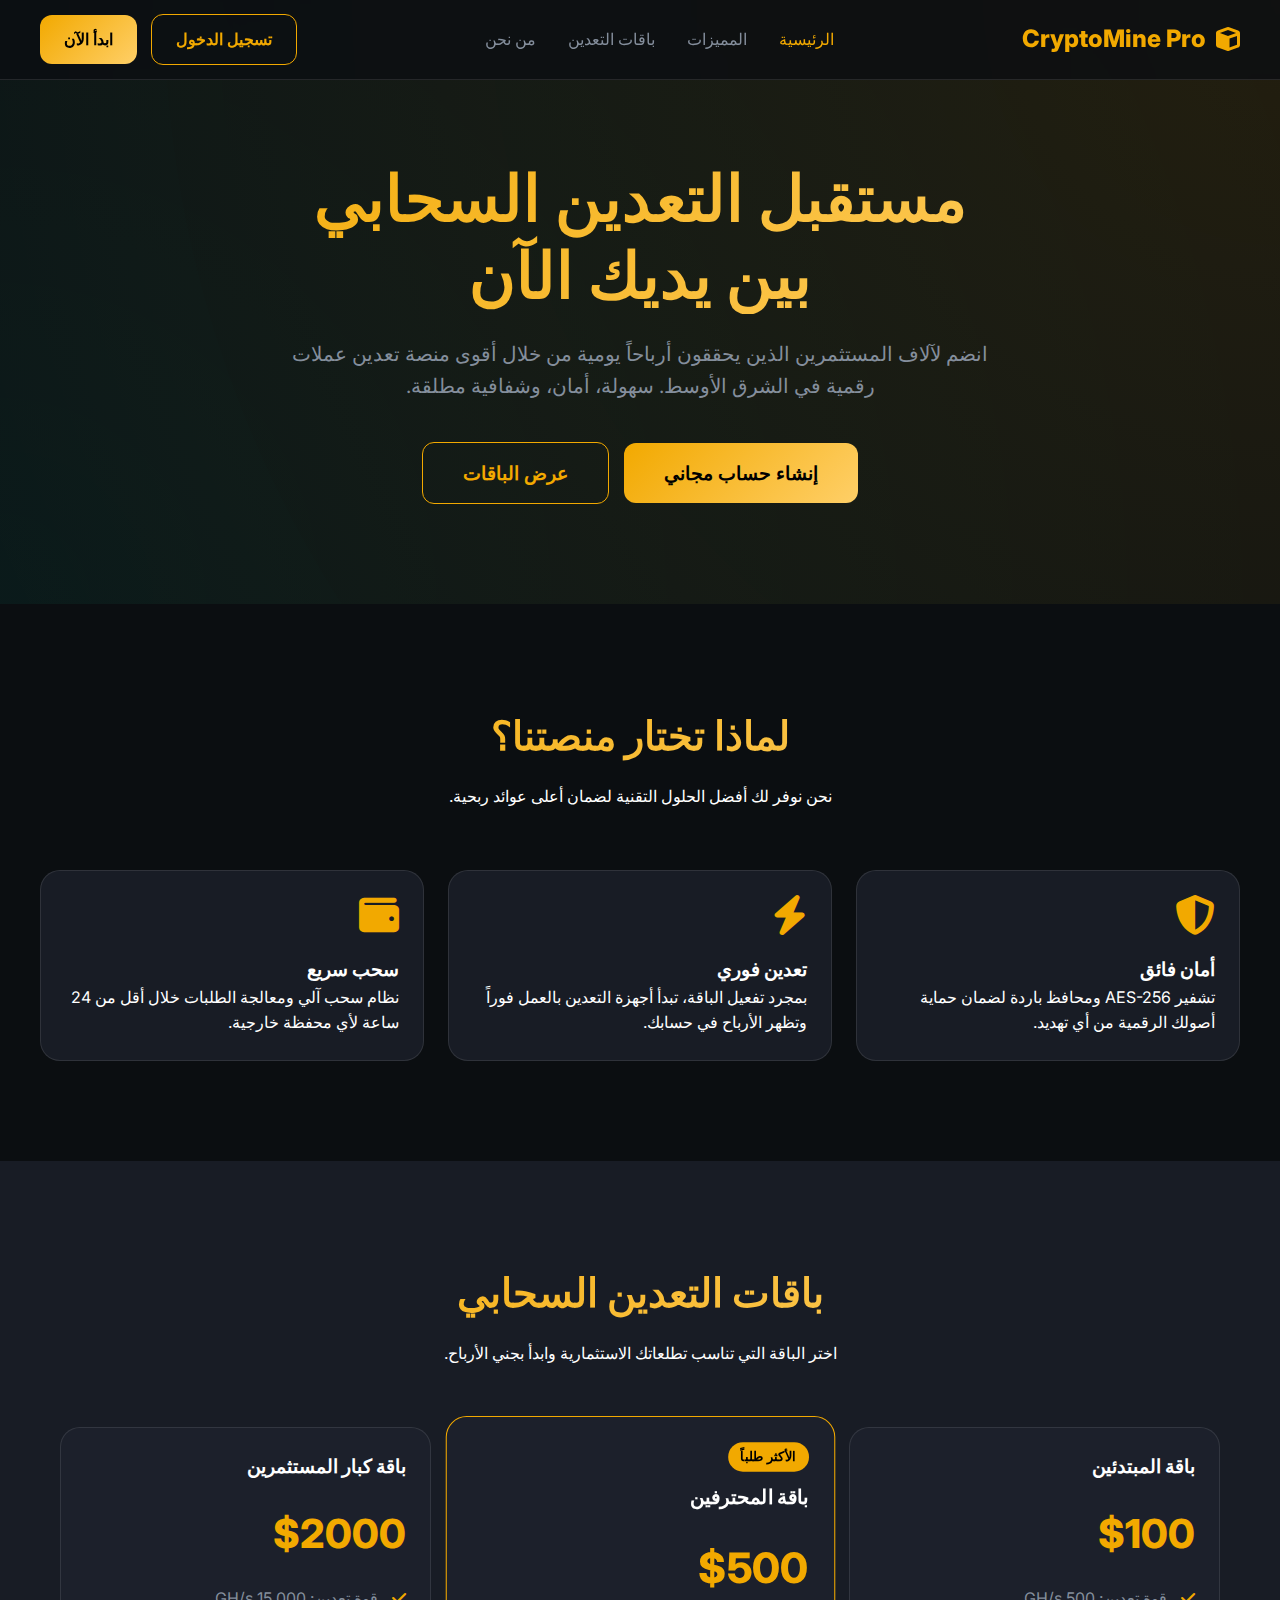
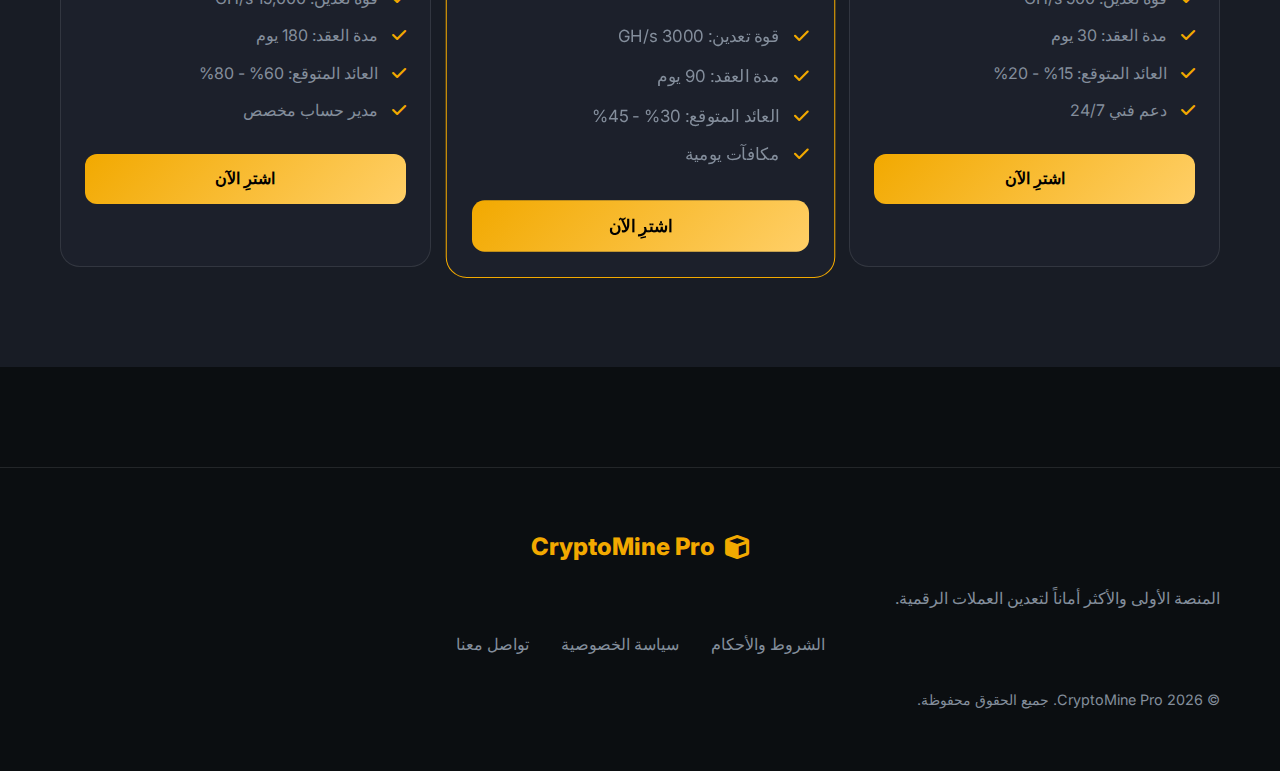
<file: index.html>
<!DOCTYPE html>
<html lang="ar" dir="rtl">
<head>
    <meta charset="UTF-8">
    <meta name="viewport" content="width=device-width, initial-scale=1.0">
    <title>CryptoMine Pro | منصة التعدين الرقمي المتطورة</title>
    <link rel="stylesheet" href="style.css">
    <link rel="stylesheet" href="https://cdnjs.cloudflare.com/ajax/libs/font-awesome/6.4.0/css/all.min.css">
    <link href="https://fonts.googleapis.com/css2?family=Cairo:wght@400;600;700;800&family=Inter:wght@400;600;700&display=swap" rel="stylesheet">
    <style>
        body { font-family: 'Cairo', sans-serif; }
        .hero {
            padding: 160px 0 100px;
            text-align: center;
            background: radial-gradient(circle at top right, rgba(242, 169, 0, 0.1), transparent),
                        radial-gradient(circle at bottom left, rgba(0, 255, 204, 0.05), transparent);
        }
        .hero h1 { font-size: 4rem; margin-bottom: 24px; line-height: 1.2; }
        .hero p { font-size: 1.25rem; color: var(--text-muted); max-width: 700px; margin: 0 auto 40px; }
        
        .section-title { text-align: center; margin-bottom: 60px; }
        .section-title h2 { font-size: 2.5rem; margin-bottom: 16px; }
        
        .feature-card i { font-size: 2.5rem; color: var(--primary); margin-bottom: 20px; }
        
        .plan-price { font-size: 2.5rem; font-weight: 800; margin: 20px 0; color: var(--primary); }
        .plan-features { list-style: none; margin-bottom: 30px; text-align: right; padding-right: 0; }
        .plan-features li { margin-bottom: 12px; color: var(--text-muted); }
        .plan-features li i { color: var(--primary); margin-left: 10px; }
    </style>
</head>
<body>

    <nav>
        <div class="logo">
            <i class="fas fa-cube"></i>
            <span>CryptoMine Pro</span>
        </div>
        <div class="nav-links">
            <a href="#" class="active">الرئيسية</a>
            <a href="#features">المميزات</a>
            <a href="#plans">باقات التعدين</a>
            <a href="#about">من نحن</a>
        </div>
        <div>
            <a href="auth.html" class="btn btn-outline" style="margin-left: 10px;">تسجيل الدخول</a>
            <a href="auth.html?signup=true" class="btn btn-primary">ابدأ الآن</a>
        </div>
    </nav>

    <header class="hero">
        <div class="container animate-fade-in">
            <h1 class="text-gold">مستقبل التعدين السحابي <br> بين يديك الآن</h1>
            <p>انضم لآلاف المستثمرين الذين يحققون أرباحاً يومية من خلال أقوى منصة تعدين عملات رقمية في الشرق الأوسط. سهولة، أمان، وشفافية مطلقة.</p>
            <div class="flex-center gap-20">
                <a href="auth.html?signup=true" class="btn btn-primary btn-lg" style="font-size: 1.2rem; padding: 15px 40px;">إنشاء حساب مجاني</a>
                <a href="#plans" class="btn btn-outline btn-lg" style="margin-right: 15px; font-size: 1.2rem; padding: 15px 40px;">عرض الباقات</a>
            </div>
        </div>
    </header>

    <section id="features" class="container" style="padding: 100px 0;">
        <div class="section-title">
            <h2 class="text-gold">لماذا تختار منصتنا؟</h2>
            <p>نحن نوفر لك أفضل الحلول التقنية لضمان أعلى عوائد ربحية.</p>
        </div>
        <div class="grid-3">
            <div class="glass-card feature-card">
                <i class="fas fa-shield-halved"></i>
                <h3>أمان فائق</h3>
                <p>تشفير AES-256 ومحافظ باردة لضمان حماية أصولك الرقمية من أي تهديد.</p>
            </div>
            <div class="glass-card feature-card">
                <i class="fas fa-bolt"></i>
                <h3>تعدين فوري</h3>
                <p>بمجرد تفعيل الباقة، تبدأ أجهزة التعدين بالعمل فوراً وتظهر الأرباح في حسابك.</p>
            </div>
            <div class="glass-card feature-card">
                <i class="fas fa-wallet"></i>
                <h3>سحب سريع</h3>
                <p>نظام سحب آلي ومعالجة الطلبات خلال أقل من 24 ساعة لأي محفظة خارجية.</p>
            </div>
        </div>
    </section>

    <section id="plans" style="background: var(--bg-card); padding: 100px 0;">
        <div class="container">
            <div class="section-title">
                <h2 class="text-gold">باقات التعدين السحابي</h2>
                <p>اختر الباقة التي تناسب تطلعاتك الاستثمارية وابدأ بجني الأرباح.</p>
            </div>
            <div class="grid-3">
                <!-- Plan 1 -->
                <div class="glass-card text-center">
                    <h3>باقة المبتدئين</h3>
                    <div class="plan-price">$100</div>
                    <ul class="plan-features">
                        <li><i class="fas fa-check"></i> قوة تعدين: 500 GH/s</li>
                        <li><i class="fas fa-check"></i> مدة العقد: 30 يوم</li>
                        <li><i class="fas fa-check"></i> العائد المتوقع: 15% - 20%</li>
                        <li><i class="fas fa-check"></i> دعم فني 24/7</li>
                    </ul>
                    <a href="auth.html" class="btn btn-primary w-100" style="width: 100%;">اشترِ الآن</a>
                </div>
                <!-- Plan 2 -->
                <div class="glass-card text-center" style="border-color: var(--primary); transform: scale(1.05);">
                    <div style="background: var(--primary); color: #000; display: inline-block; padding: 4px 12px; border-radius: 20px; font-size: 0.8rem; font-weight: bold; margin-bottom: 10px;">الأكثر طلباً</div>
                    <h3>باقة المحترفين</h3>
                    <div class="plan-price">$500</div>
                    <ul class="plan-features">
                        <li><i class="fas fa-check"></i> قوة تعدين: 3000 GH/s</li>
                        <li><i class="fas fa-check"></i> مدة العقد: 90 يوم</li>
                        <li><i class="fas fa-check"></i> العائد المتوقع: 30% - 45%</li>
                        <li><i class="fas fa-check"></i> مكافآت يومية</li>
                    </ul>
                    <a href="auth.html" class="btn btn-primary w-100" style="width: 100%;">اشترِ الآن</a>
                </div>
                <!-- Plan 3 -->
                <div class="glass-card text-center">
                    <h3>باقة كبار المستثمرين</h3>
                    <div class="plan-price">$2000</div>
                    <ul class="plan-features">
                        <li><i class="fas fa-check"></i> قوة تعدين: 15,000 GH/s</li>
                        <li><i class="fas fa-check"></i> مدة العقد: 180 يوم</li>
                        <li><i class="fas fa-check"></i> العائد المتوقع: 60% - 80%</li>
                        <li><i class="fas fa-check"></i> مدير حساب مخصص</li>
                    </ul>
                    <a href="auth.html" class="btn btn-primary w-100" style="width: 100%;">اشترِ الآن</a>
                </div>
            </div>
        </div>
    </section>

    <footer style="padding: 60px 0; border-top: 1px solid var(--border-color); margin-top: 100px;">
        <div class="container text-center">
            <div class="logo" style="justify-content: center; margin-bottom: 20px;">
                <i class="fas fa-cube"></i>
                <span>CryptoMine Pro</span>
            </div>
            <p style="color: var(--text-muted); margin-bottom: 20px;">المنصة الأولى والأكثر أماناً لتعدين العملات الرقمية.</p>
            <div class="nav-links" style="justify-content: center; margin-bottom: 30px;">
                <a href="#">الشروط والأحكام</a>
                <a href="#">سياسة الخصوصية</a>
                <a href="#">تواصل معنا</a>
            </div>
            <p style="font-size: 0.9rem; color: var(--text-muted);">© 2026 CryptoMine Pro. جميع الحقوق محفوظة.</p>
        </div>
    </footer>

</body>
</html>
</file>
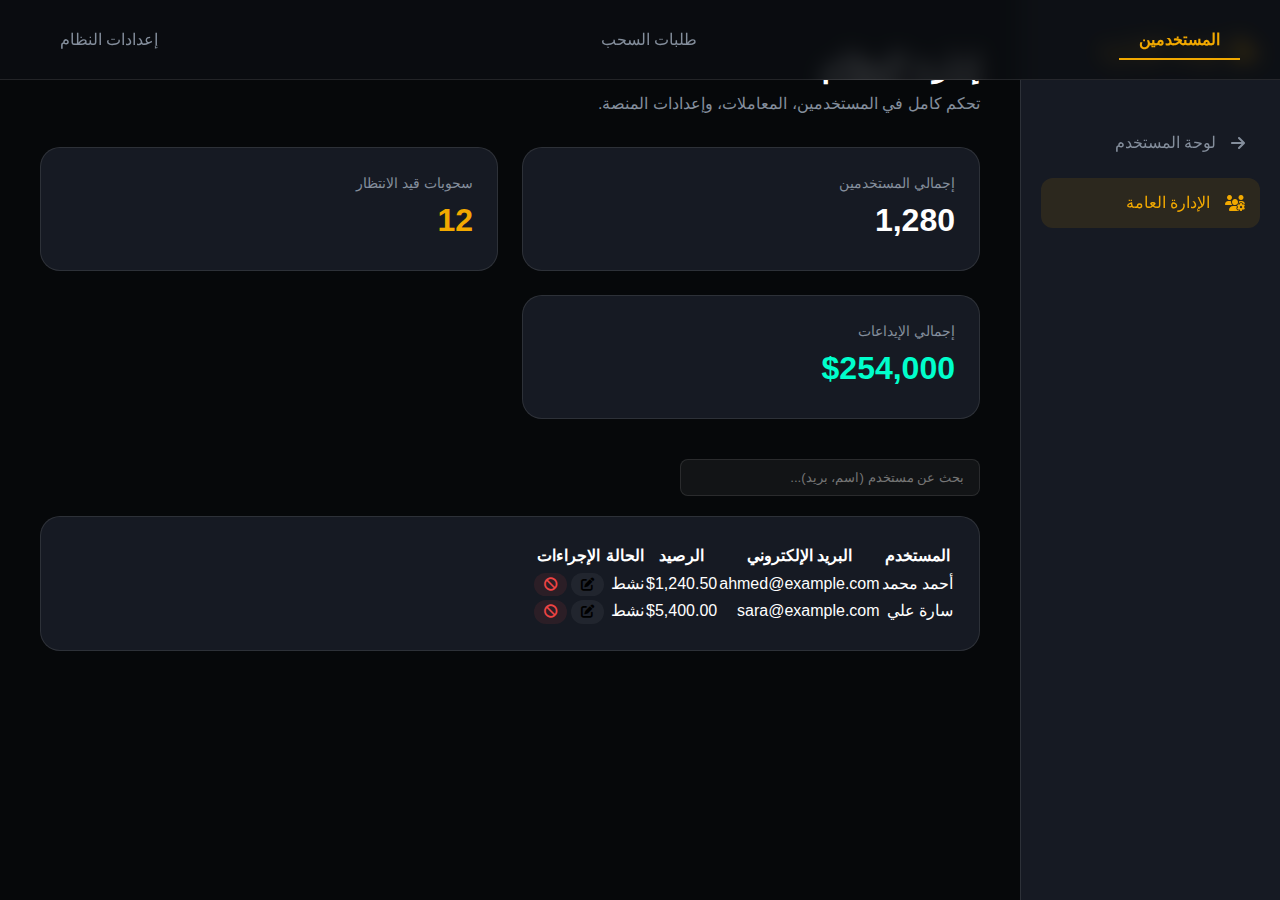
<file: admin.html>
<!DOCTYPE html>
<html lang="ar" dir="rtl">

<head>
    <meta charset="UTF-8">
    <meta name="viewport" content="width=device-width, initial-scale=1.0">
    <title>لوحة الإدارة | CryptoMine Pro</title>
    <link rel="stylesheet" href="style.css">
    <link rel="stylesheet" href="https://cdnjs.cloudflare.com/ajax/libs/font-awesome/6.4.0/css/all.min.css">
    <link href="https://fonts.googleapis.com/css2?family=Cairo:wght@400;600;700;800&display=swap" rel="stylesheet">
    <style>
        body {
            font-family: 'Cairo', sans-serif;
            display: flex;
            background: #06080a;
        }

        .sidebar {
            width: 260px;
            height: 100vh;
            background: var(--bg-card);
            border-left: 1px solid var(--border-color);
            padding: 30px 20px;
            position: fixed;
            right: 0;
            top: 0;
        }

        .main-content {
            margin-right: 260px;
            padding: 40px;
            width: calc(100% - 260px);
        }

        .admin-stat {
            background: rgba(255, 255, 255, 0.02);
            border: 1px solid var(--border-color);
        }

        .tab-nav {
            display: flex;
            gap: 20px;
            border-bottom: 1px solid var(--border-color);
            margin-bottom: 30px;
        }

        .tab-nav button {
            background: none;
            border: none;
            padding: 10px 20px;
            color: var(--text-muted);
            cursor: pointer;
            font-size: 1rem;
            position: relative;
        }

        .tab-nav button.active {
            color: var(--primary);
            font-weight: bold;
        }

        .tab-nav button.active::after {
            content: '';
            position: absolute;
            bottom: -1px;
            left: 0;
            right: 0;
            height: 2px;
            background: var(--primary);
        }

        .search-bar {
            width: 300px;
            padding: 10px 15px;
            background: rgba(255, 255, 255, 0.05);
            border: 1px solid var(--border-color);
            border-radius: 8px;
            color: #fff;
            margin-bottom: 20px;
        }
    </style>
</head>

<body>

    <aside class="sidebar">
        <div class="sidebar-logo"
            style="display: flex; align-items: center; gap: 10px; color: var(--primary); font-size: 1.5rem; font-weight: 800; margin-bottom: 50px;">
            <i class="fas fa-user-shield"></i>
            <span>لوحة الإدارة</span>
        </div>
        <ul class="sidebar-menu" style="list-style: none;">
            <li style="margin-bottom: 10px;"><a href="dashboard.html"
                    style="display: flex; align-items: center; gap: 15px; padding: 12px 15px; color: var(--text-muted); text-decoration: none; border-radius: 12px;"><i
                        class="fas fa-arrow-right"></i> لوحة المستخدم</a></li>
            <li style="margin-bottom: 10px;"><a href="#" class="active"
                    style="display: flex; align-items: center; gap: 15px; padding: 12px 15px; background: rgba(242, 169, 0, 0.1); color: var(--primary); text-decoration: none; border-radius: 12px;"><i
                        class="fas fa-users-cog"></i> الإدارة العامة</a></li>
        </ul>
    </aside>

    <main class="main-content">
        <h1>إدارة النظام</h1>
        <p style="color: var(--text-muted);">تحكم كامل في المستخدمين، المعاملات، وإعدادات المنصة.</p>

        <div class="grid-3" style="margin-top: 30px; margin-bottom: 40px;">
            <div class="glass-card">
                <div style="color: var(--text-muted); font-size: 0.9rem;">إجمالي المستخدمين</div>
                <div style="font-size: 2rem; font-weight: 800;">1,280</div>
            </div>
            <div class="glass-card">
                <div style="color: var(--text-muted); font-size: 0.9rem;">سحوبات قيد الانتظار</div>
                <div style="font-size: 2rem; font-weight: 800; color: var(--primary);">12</div>
            </div>
            <div class="glass-card">
                <div style="color: var(--text-muted); font-size: 0.9rem;">إجمالي الإيداعات</div>
                <div style="font-size: 2rem; font-weight: 800; color: #00ffcc;">$254,000</div>
            </div>
        </div>

        <nav class="tab-nav">
            <button class="active" onclick="switchTab('users')">المستخدمين</button>
            <button onclick="switchTab('withdrawals')">طلبات السحب</button>
            <button onclick="switchTab('settings')">إعدادات النظام</button>
        </nav>

        <div id="users-tab">
            <input type="text" class="search-bar" placeholder="بحث عن مستخدم (اسم، بريد)...">
            <div class="glass-card container-table">
                <table>
                    <thead>
                        <tr>
                            <th>المستخدم</th>
                            <th>البريد الإلكتروني</th>
                            <th>الرصيد</th>
                            <th>الحالة</th>
                            <th>الإجراءات</th>
                        </tr>
                    </thead>
                    <tbody>
                        <tr>
                            <td>أحمد محمد</td>
                            <td>ahmed@example.com</td>
                            <td>$1,240.50</td>
                            <td><span class="status status-completed">نشط</span></td>
                            <td>
                                <button class="btn" style="padding: 5px 10px; background: rgba(255,255,255,0.05);"><i
                                        class="fas fa-edit"></i></button>
                                <button class="btn"
                                    style="padding: 5px 10px; background: rgba(239, 68, 68, 0.1); color: #ef4444;"><i
                                        class="fas fa-ban"></i></button>
                            </td>
                        </tr>
                        <tr>
                            <td>سارة علي</td>
                            <td>sara@example.com</td>
                            <td>$5,400.00</td>
                            <td><span class="status status-completed">نشط</span></td>
                            <td>
                                <button class="btn" style="padding: 5px 10px; background: rgba(255,255,255,0.05);"><i
                                        class="fas fa-edit"></i></button>
                                <button class="btn"
                                    style="padding: 5px 10px; background: rgba(239, 68, 68, 0.1); color: #ef4444;"><i
                                        class="fas fa-ban"></i></button>
                            </td>
                        </tr>
                    </tbody>
                </table>
            </div>
        </div>

        <div id="withdrawals-tab" style="display: none;">
            <div class="glass-card container-table">
                <table>
                    <thead>
                        <tr>
                            <th>المستخدم</th>
                            <th>المبلغ</th>
                            <th>المحفظة</th>
                            <th>التاريخ</th>
                            <th>الإجراء</th>
                        </tr>
                    </thead>
                    <tbody>
                        <tr>
                            <td>أحمد محمد</td>
                            <td>$200.00 USDT</td>
                            <td>T9yD...78zX2</td>
                            <td>2026-01-08</td>
                            <td>
                                <button class="btn"
                                    style="padding: 5px 12px; background: #00ffcc; color: #000; font-weight: bold;">موافقة</button>
                                <button class="btn"
                                    style="padding: 5px 12px; background: #ef4444; color: #fff;">رفض</button>
                            </td>
                        </tr>
                    </tbody>
                </table>
            </div>
        </div>

        <div id="settings-tab" style="display: none;">
            <div class="glass-card" style="max-width: 600px;">
                <div class="input-group">
                    <label>الحد الأدنى للسحب (USDT)</label>
                    <input type="number" value="10">
                </div>
                <div class="input-group">
                    <label>رسوم السحب (%)</label>
                    <input type="number" value="2">
                </div>
                <div class="input-group">
                    <label>عنوان محفظة الإيداع للموقع (USDT-TRC20)</label>
                    <input type="text" value="T-YOUR-ADMIN-WALLET-ADDRESS">
                </div>
                <button class="btn btn-primary">حفظ الإعدادات</button>
            </div>
        </div>
    </main>

    <script>
        function switchTab(tab) {
            document.querySelectorAll('.tab-nav button').forEach(btn => btn.classList.remove('active'));
            event.target.classList.add('active');

            document.getElementById('users-tab').style.display = 'none';
            document.getElementById('withdrawals-tab').style.display = 'none';
            document.getElementById('settings-tab').style.display = 'none';

            document.getElementById(tab + '-tab').style.display = 'block';
        }
    </script>
</body>

</html>
</file>
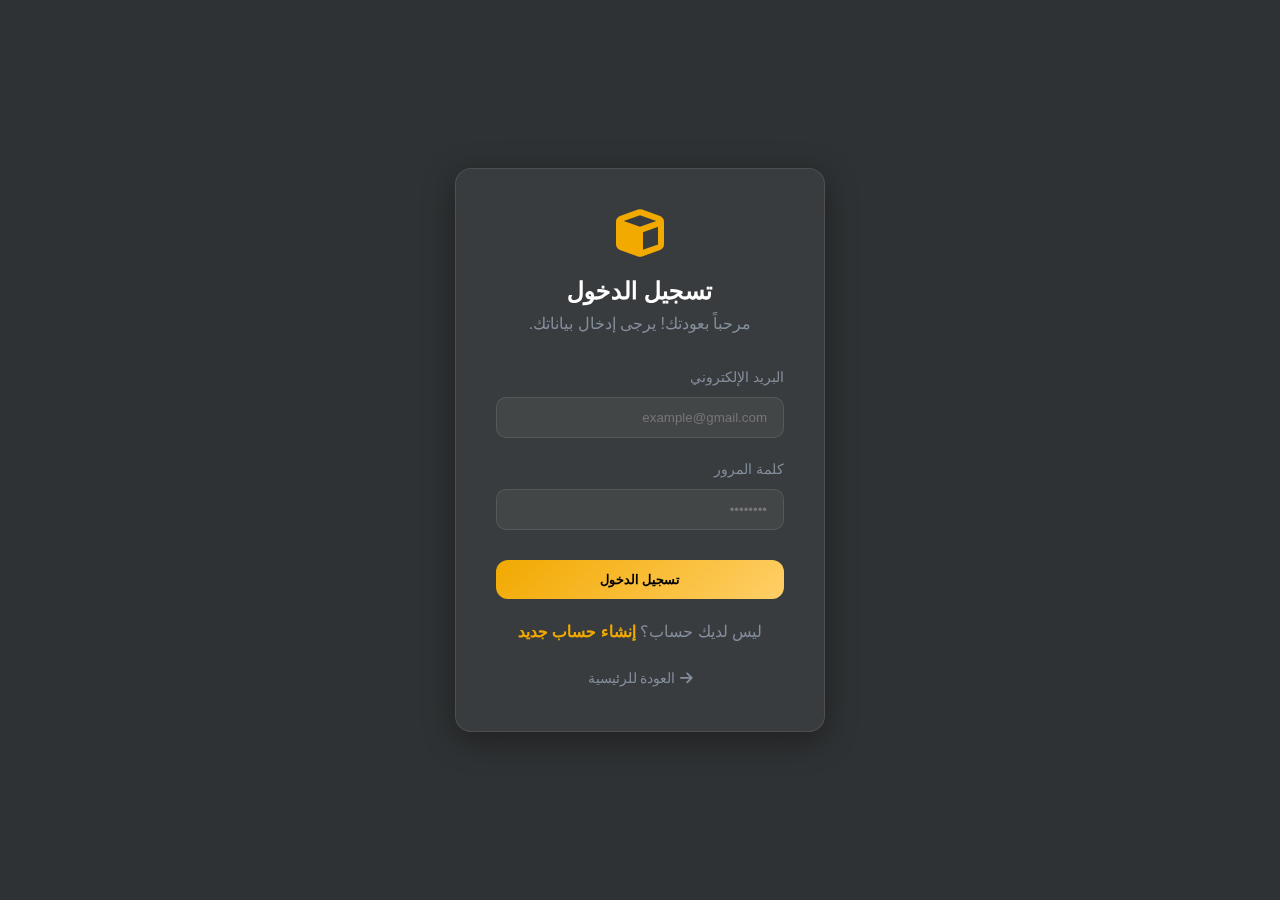
<file: auth.html>
<!DOCTYPE html>
<html lang="ar" dir="rtl">

<head>
    <meta charset="UTF-8">
    <meta name="viewport" content="width=device-width, initial-scale=1.0">
    <title>تسجيل الدخول | CryptoMine Pro</title>
    <link rel="stylesheet" href="style.css">
    <link rel="stylesheet" href="https://cdnjs.cloudflare.com/ajax/libs/font-awesome/6.4.0/css/all.min.css">
    <link href="https://fonts.googleapis.com/css2?family=Cairo:wght@400;600;700;800&display=swap" rel="stylesheet">
    <style>
        body {
            font-family: 'Cairo', sans-serif;
            height: 100vh;
            display: flex;
            align-items: center;
            justify-content: center;
            background: url('https://images.unsplash.com/photo-1639322537228-f710d846310a?auto=format&fit=crop&q=80&w=2000') no-repeat center center/cover;
            position: relative;
        }

        body::before {
            content: '';
            position: absolute;
            inset: 0;
            background: rgba(11, 14, 17, 0.85);
            z-index: 1;
        }

        .auth-container {
            z-index: 2;
            width: 100%;
            max-width: 450px;
            padding: 40px;
        }

        .auth-card {
            padding: 40px;
        }

        .form-group {
            margin-bottom: 20px;
        }

        .form-group label {
            display: block;
            margin-bottom: 8px;
            color: var(--text-muted);
            font-size: 0.9rem;
        }

        .form-group input {
            width: 100%;
            padding: 12px 16px;
            background: rgba(255, 255, 255, 0.05);
            border: 1px solid var(--border-color);
            border-radius: 10px;
            color: #fff;
            outline: none;
            transition: border-color 0.3s;
        }

        .form-group input:focus {
            border-color: var(--primary);
        }

        .auth-header {
            text-align: center;
            margin-bottom: 30px;
        }

        .auth-header i {
            font-size: 3rem;
            color: var(--primary);
            margin-bottom: 15px;
        }

        .toggle-auth {
            text-align: center;
            margin-top: 20px;
            color: var(--text-muted);
        }

        .toggle-auth a {
            color: var(--primary);
            text-decoration: none;
            font-weight: bold;
        }
    </style>
</head>

<body>

    <div class="auth-container animate-fade-in">
        <div class="glass auth-card">
            <div class="auth-header">
                <i class="fas fa-cube"></i>
                <h2 id="auth-title">تسجيل الدخول</h2>
                <p id="auth-subtitle" style="color: var(--text-muted);">مرحباً بعودتك! يرجى إدخال بياناتك.</p>
            </div>

            <form id="auth-form">
                <div class="form-group" id="username-group" style="display: none;">
                    <label>اسم المستخدم</label>
                    <input type="text" id="username" placeholder="أدخل اسم المستخدم">
                </div>
                <div class="form-group">
                    <label>البريد الإلكتروني</label>
                    <input type="email" id="email" placeholder="example@gmail.com" required>
                </div>
                <div class="form-group">
                    <label>كلمة المرور</label>
                    <input type="password" id="password" placeholder="••••••••" required>
                </div>
                <button type="submit" class="btn btn-primary w-100" style="width: 100%; margin-top: 10px;">
                    <span id="btn-text">تسجيل الدخول</span>
                </button>
            </form>

            <div class="toggle-auth">
                <p id="toggle-text">ليس لديك حساب؟ <a href="javascript:void(0)" onclick="toggleAuth()">إنشاء حساب
                        جديد</a></p>
            </div>

            <div style="margin-top: 20px; text-align: center;">
                <a href="index.html" style="color: var(--text-muted); text-decoration: none; font-size: 0.9rem;">
                    <i class="fas fa-arrow-right"></i> العودة للرئيسية
                </a>
            </div>
        </div>
    </div>

    <script>
        let isLogin = true;

        // Check if signup=true in URL
        const urlParams = new URLSearchParams(window.location.search);
        if (urlParams.get('signup') === 'true') {
            setTimeout(toggleAuth, 100);
        }

        function toggleAuth() {
            isLogin = !isLogin;
            const title = document.getElementById('auth-title');
            const subtitle = document.getElementById('auth-subtitle');
            const btnText = document.getElementById('btn-text');
            const toggleText = document.getElementById('toggle-text');
            const usernameGroup = document.getElementById('username-group');

            if (isLogin) {
                title.innerText = 'تسجيل الدخول';
                subtitle.innerText = 'مرحباً بعودتك! يرجى إدخال بياناتك.';
                btnText.innerText = 'تسجيل الدخول';
                toggleText.innerHTML = 'ليس لديك حساب؟ <a href="javascript:void(0)" onclick="toggleAuth()">إنشاء حساب جديد</a>';
                usernameGroup.style.display = 'none';
            } else {
                title.innerText = 'إنشاء حساب جديد';
                subtitle.innerText = 'ابدأ رحلة التعدين الخاصة بك اليوم.';
                btnText.innerText = 'إنشاء الحساب';
                toggleText.innerHTML = 'لديك حساب بالفعل؟ <a href="javascript:void(0)" onclick="toggleAuth()">تسجيل الدخول</a>';
                usernameGroup.style.display = 'block';
            }
        }

        document.getElementById('auth-form').addEventListener('submit', function (e) {
            e.preventDefault();
            // Placeholder logic for now
            alert(isLogin ? 'جاري تسجيل الدخول...' : 'جاري إنشاء الحساب...');
            window.location.href = 'dashboard.html';
        });
    </script>
</body>

</html>
</file>
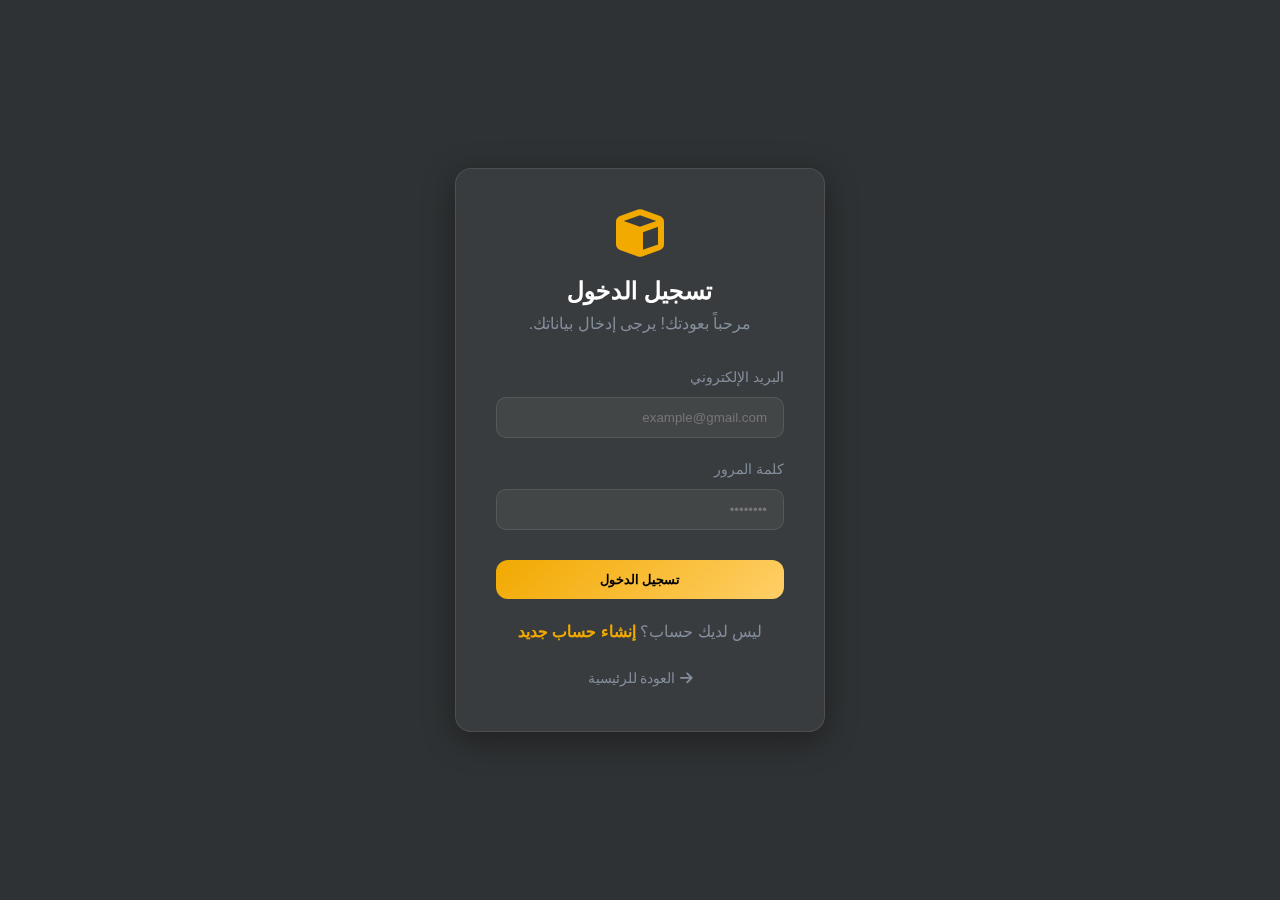
<file: plans.html>
<!DOCTYPE html>
<html lang="ar" dir="rtl">

<head>
    <meta charset="UTF-8">
    <meta name="viewport" content="width=device-width, initial-scale=1.0">
    <title>باقات التعدين | CryptoMine Pro</title>
    <link rel="stylesheet" href="style.css">
    <link rel="stylesheet" href="https://cdnjs.cloudflare.com/ajax/libs/font-awesome/6.4.0/css/all.min.css">
    <link href="https://fonts.googleapis.com/css2?family=Cairo:wght@400;600;700;800&display=swap" rel="stylesheet">
    <style>
        body {
            font-family: 'Cairo', sans-serif;
            display: flex;
            background: #06080a;
        }

        .sidebar {
            width: 260px;
            height: 100vh;
            background: var(--bg-card);
            border-left: 1px solid var(--border-color);
            padding: 30px 20px;
            position: fixed;
            right: 0;
            top: 0;
        }

        .main-content {
            margin-right: 260px;
            padding: 40px;
            width: calc(100% - 260px);
        }

        .plan-price {
            font-size: 2rem;
            color: var(--primary);
            font-weight: 800;
            margin: 15px 0;
        }

        .feature-list {
            list-style: none;
            padding: 0;
            margin-bottom: 25px;
        }

        .feature-list li {
            margin-bottom: 10px;
            color: var(--text-muted);
            display: flex;
            align-items: center;
            gap: 10px;
        }

        .feature-list i {
            color: var(--primary);
            font-size: 0.9rem;
        }
    </style>
</head>

<body>

    <aside class="sidebar">
        <div class="sidebar-logo"
            style="display: flex; align-items: center; gap: 10px; color: var(--primary); font-size: 1.5rem; font-weight: 800; margin-bottom: 50px;">
            <i class="fas fa-cube"></i>
            <span>CryptoMine Pro</span>
        </div>
        <ul class="sidebar-menu" style="list-style: none;">
            <li style="margin-bottom: 10px;"><a href="dashboard.html"
                    style="display: flex; align-items: center; gap: 15px; padding: 12px 15px; color: var(--text-muted); text-decoration: none; border-radius: 12px;"><i
                        class="fas fa-home"></i> الرئيسية</a></li>
            <li style="margin-bottom: 10px;"><a href="wallet.html"
                    style="display: flex; align-items: center; gap: 15px; padding: 12px 15px; color: var(--text-muted); text-decoration: none; border-radius: 12px;"><i
                        class="fas fa-wallet"></i> المحفظة</a></li>
            <li style="margin-bottom: 10px;"><a href="plans.html" class="active"
                    style="display: flex; align-items: center; gap: 15px; padding: 12px 15px; background: rgba(242, 169, 0, 0.1); color: var(--primary); text-decoration: none; border-radius: 12px;"><i
                        class="fas fa-microchip"></i> باقات التعدين</a></li>
            <li style="margin-bottom: 10px;"><a href="transactions.html"
                    style="display: flex; align-items: center; gap: 15px; padding: 12px 15px; color: var(--text-muted); text-decoration: none; border-radius: 12px;"><i
                        class="fas fa-exchange-alt"></i> المعاملات</a></li>
            <li style="margin-bottom: 10px;"><a href="profile.html"
                    style="display: flex; align-items: center; gap: 15px; padding: 12px 15px; color: var(--text-muted); text-decoration: none; border-radius: 12px;"><i
                        class="fas fa-user-cog"></i> الإعدادات</a></li>
        </ul>
    </aside>

    <main class="main-content">
        <h1>باقات التعدين السحابي</h1>
        <p style="color: var(--text-muted); margin-bottom: 40px;">اختر قوتك التعدينية وابدأ بجني الأرباح فوراً.</p>

        <div class="grid-3">
            <div class="glass-card text-center">
                <h3>باقة المبتدئين</h3>
                <div class="plan-price">$100 <span style="font-size: 0.9rem; color: var(--text-muted);">USDT</span>
                </div>
                <ul class="feature-list">
                    <li><i class="fas fa-bolt"></i> قوة: 500 GH/s</li>
                    <li><i class="fas fa-clock"></i> مدة: 30 يوم</li>
                    <li><i class="fas fa-chart-line"></i> عائد يومي: 0.5% - 0.7%</li>
                </ul>
                <button class="btn btn-primary w-100" style="width: 100%;" onclick="buyPlan('PLAN_STARTER', 100)">شراء
                    الآن</button>
            </div>

            <div class="glass-card text-center">
                <h3>باقة المحترفين</h3>
                <div class="plan-price">$500 <span style="font-size: 0.9rem; color: var(--text-muted);">USDT</span>
                </div>
                <ul class="feature-list">
                    <li><i class="fas fa-bolt"></i> قوة: 3000 GH/s</li>
                    <li><i class="fas fa-clock"></i> مدة: 90 يوم</li>
                    <li><i class="fas fa-chart-line"></i> عائد يومي: 0.6% - 0.9%</li>
                </ul>
                <button class="btn btn-primary w-100" style="width: 100%;" onclick="buyPlan('PLAN_PRO', 500)">شراء
                    الآن</button>
            </div>

            <div class="glass-card text-center">
                <h3>باقة النخبة</h3>
                <div class="plan-price">$2,000 <span style="font-size: 0.9rem; color: var(--text-muted);">USDT</span>
                </div>
                <ul class="feature-list">
                    <li><i class="fas fa-bolt"></i> قوة: 15,000 GH/s</li>
                    <li><i class="fas fa-clock"></i> مدة: 180 يوم</li>
                    <li><i class="fas fa-chart-line"></i> عائد يومي: 0.8% - 1.2%</li>
                </ul>
                <button class="btn btn-primary w-100" style="width: 100%;" onclick="buyPlan('PLAN_ELITE', 2000)">شراء
                    الآن</button>
            </div>
        </div>
    </main>

    <script src="api_bridge.js"></script>
    <script>
        const user = UserState.get();
        if (!user) window.location.href = 'auth.html';

        async function buyPlan(planId, price) {
            if (confirm(`هل أنت متأكد من شراء هذه الباقة مقابل ${price} USDT؟`)) {
                // Show loading status
                const btn = event.target;
                const originalText = btn.innerText;
                btn.disabled = true;
                btn.innerText = 'جاري المعالجة...';

                const result = await API.purchasePlan(user.id, planId);

                if (result.success) {
                    alert('تم شراء الباقة بنجاح! الرصيد المتبقي: ' + result.new_balance + ' USDT');
                    // Update local user state balance
                    user.balance_usdt = result.new_balance;
                    UserState.set(user);
                    window.location.href = 'dashboard.html';
                } else {
                    alert('خطأ: ' + (result.error || 'فشلت عملية الشراء'));
                    btn.disabled = false;
                    btn.innerText = originalText;
                }
            }
        }
    </script>
</body>

</html>
</file>
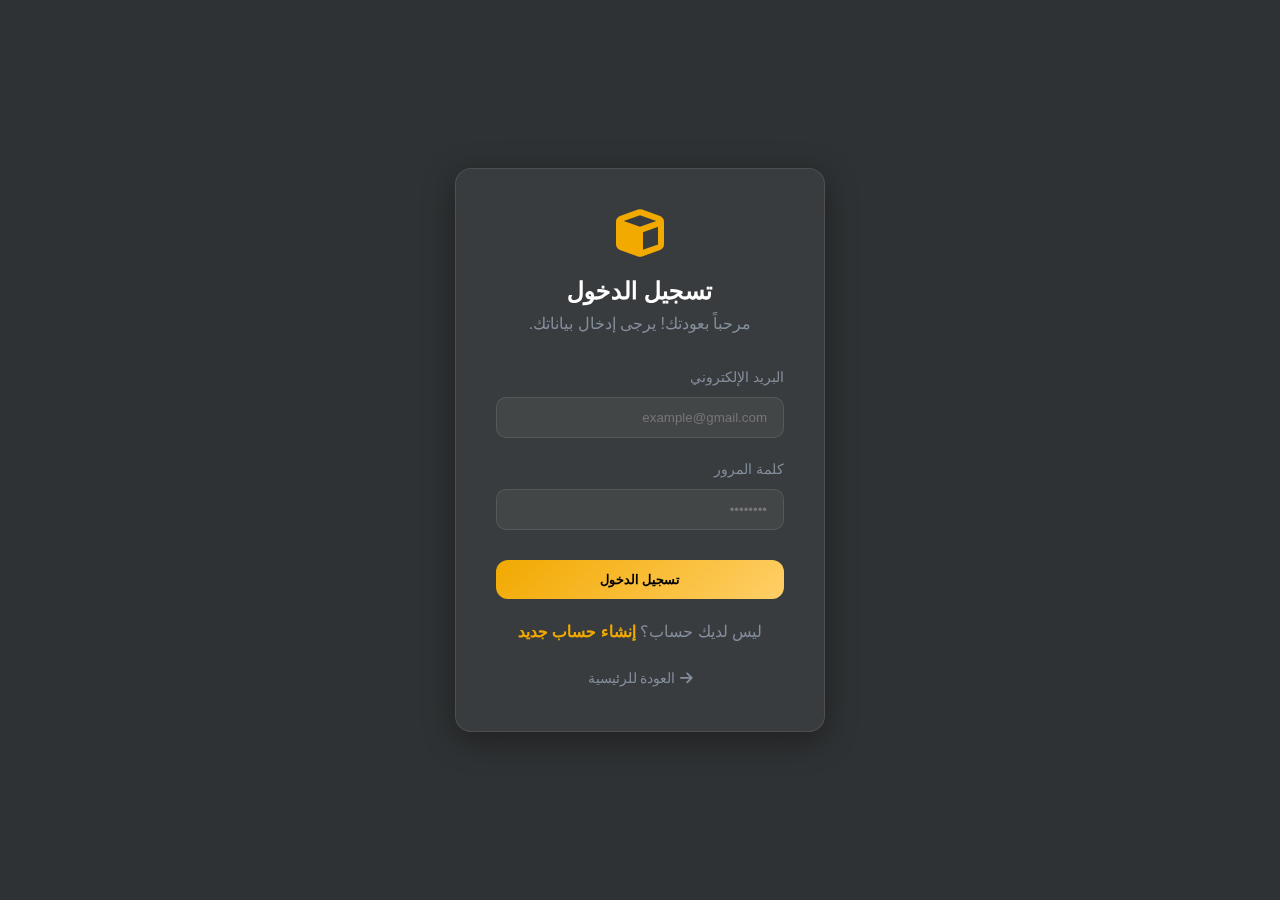
<file: profile.html>
<!DOCTYPE html>
<html lang="ar" dir="rtl">

<head>
    <meta charset="UTF-8">
    <meta name="viewport" content="width=device-width, initial-scale=1.0">
    <title>إعدادات الحساب | CryptoMine Pro</title>
    <link rel="stylesheet" href="style.css">
    <link rel="stylesheet" href="https://cdnjs.cloudflare.com/ajax/libs/font-awesome/6.4.0/css/all.min.css">
    <link href="https://fonts.googleapis.com/css2?family=Cairo:wght@400;600;700;800&display=swap" rel="stylesheet">
    <style>
        body {
            font-family: 'Cairo', sans-serif;
            display: flex;
            background: #06080a;
        }

        .sidebar {
            width: 260px;
            height: 100vh;
            background: var(--bg-card);
            border-left: 1px solid var(--border-color);
            padding: 30px 20px;
            position: fixed;
            right: 0;
            top: 0;
        }

        .main-content {
            margin-right: 260px;
            padding: 40px;
            width: calc(100% - 260px);
        }

        .profile-container {
            max-width: 800px;
        }

        .form-section {
            margin-bottom: 40px;
        }

        .input-group {
            margin-bottom: 20px;
        }

        .input-group label {
            display: block;
            margin-bottom: 8px;
            color: var(--text-muted);
            font-size: 0.9rem;
        }

        .input-group input {
            width: 100%;
            padding: 12px;
            background: rgba(255, 255, 255, 0.05);
            border: 1px solid var(--border-color);
            border-radius: 10px;
            color: #fff;
        }

        .input-group input:disabled {
            opacity: 0.5;
            cursor: not-allowed;
        }

        .security-badge {
            display: inline-flex;
            align-items: center;
            gap: 8px;
            padding: 5px 15px;
            border-radius: 20px;
            background: rgba(0, 255, 204, 0.1);
            color: #00ffcc;
            font-size: 0.8rem;
        }
    </style>
</head>

<body>

    <aside class="sidebar">
        <div class="sidebar-logo"
            style="display: flex; align-items: center; gap: 10px; color: var(--primary); font-size: 1.5rem; font-weight: 800; margin-bottom: 50px;">
            <i class="fas fa-cube"></i>
            <span>CryptoMine Pro</span>
        </div>
        <ul class="sidebar-menu" style="list-style: none;">
            <li style="margin-bottom: 10px;"><a href="dashboard.html"
                    style="display: flex; align-items: center; gap: 15px; padding: 12px 15px; color: var(--text-muted); text-decoration: none; border-radius: 12px;"><i
                        class="fas fa-home"></i> الرئيسية</a></li>
            <li style="margin-bottom: 10px;"><a href="wallet.html"
                    style="display: flex; align-items: center; gap: 15px; padding: 12px 15px; color: var(--text-muted); text-decoration: none; border-radius: 12px;"><i
                        class="fas fa-wallet"></i> المحفظة</a></li>
            <li style="margin-bottom: 10px;"><a href="plans.html"
                    style="display: flex; align-items: center; gap: 15px; padding: 12px 15px; color: var(--text-muted); text-decoration: none; border-radius: 12px;"><i
                        class="fas fa-microchip"></i> باقات التعدين</a></li>
            <li style="margin-bottom: 10px;"><a href="transactions.html"
                    style="display: flex; align-items: center; gap: 15px; padding: 12px 15px; color: var(--text-muted); text-decoration: none; border-radius: 12px;"><i
                        class="fas fa-exchange-alt"></i> المعاملات</a></li>
            <li style="margin-bottom: 10px;"><a href="profile.html" class="active"
                    style="display: flex; align-items: center; gap: 15px; padding: 12px 15px; background: rgba(242, 169, 0, 0.1); color: var(--primary); text-decoration: none; border-radius: 12px;"><i
                        class="fas fa-user-cog"></i> الإعدادات</a></li>
        </ul>
    </aside>

    <main class="main-content">
        <div class="profile-container">
            <h1>إعدادات الحساب</h1>
            <p style="color: var(--text-muted); margin-bottom: 40px;">قم بتحديث معلوماتك الشخصية وتأمين حسابك.</p>

            <div class="glass-card form-section">
                <h3 style="margin-bottom: 25px;"><i class="fas fa-user-circle"></i> المعلومات الشخصية</h3>
                <div class="grid-2" style="display: grid; grid-template-columns: 1fr 1fr; gap: 20px;">
                    <div class="input-group">
                        <label>اسم المستخدم</label>
                        <input type="text" id="prof-username">
                    </div>
                    <div class="input-group">
                        <label>البريد الإلكتروني</label>
                        <input type="email" id="prof-email" disabled>
                    </div>
                </div>
                <button class="btn btn-primary" onclick="updateProfile()">حفظ التغييرات</button>
            </div>

            <div class="glass-card form-section">
                <h3 style="margin-bottom: 25px;"><i class="fas fa-shield-alt"></i> أمان الحساب</h3>
                <div class="input-group">
                    <label>كلمة المرور الحالية</label>
                    <input type="password" id="old-pass" placeholder="••••••••">
                </div>
                <div class="grid-2" style="display: grid; grid-template-columns: 1fr 1fr; gap: 20px;">
                    <div class="input-group">
                        <label>كلمة المرور الجديدة</label>
                        <input type="password" id="new-pass" placeholder="••••••••">
                    </div>
                    <div class="input-group">
                        <label>تأكيد كلمة المرور</label>
                        <input type="password" id="confirm-pass" placeholder="••••••••">
                    </div>
                </div>
                <button class="btn btn-outline" onclick="updatePassword()">تحديث كلمة المرور</button>

                <div
                    style="margin-top: 30px; padding: 20px; background: rgba(255, 255, 255, 0.02); border-radius: 12px; display: flex; align-items: center; justify-content: space-between;">
                    <div>
                        <div style="font-weight: bold;">المصادقة الثنائية (2FA)</div>
                        <div style="font-size: 0.8rem; color: var(--text-muted);">أضف طبقة أمان إضافية لحسابك.</div>
                    </div>
                    <div class="security-badge"><i class="fas fa-check-circle"></i> مفعلة</div>
                </div>
            </div>

            <div class="glass-card" style="border-color: rgba(239, 68, 68, 0.2); background: rgba(239, 68, 68, 0.02);">
                <h3 style="color: #ef4444; margin-bottom: 15px;">منطقة الخطر</h3>
                <p style="color: var(--text-muted); font-size: 0.9rem; margin-bottom: 20px;">بمجرد حذف حسابك، لا يمكنك
                    التراجع عن هذا الإجراء. سيتم حذف جميع بياناتك وأرصدتك.</p>
                <button class="btn" style="background: #ef4444; color: #fff;">حذف الحساب نهائياً</button>
            </div>
        </div>
    </main>

    <script src="api_bridge.js"></script>
    <script>
        const user = UserState.get();
        if (!user) window.location.href = 'auth.html';
        else {
            document.getElementById('prof-username').value = user.username;
            document.getElementById('prof-email').value = user.email;
        }

        async function updateProfile() {
            const newName = document.getElementById('prof-username').value;
            if (!newName) return alert('يرجى إدخال اسم المستخدم');

            const btn = event.target;
            btn.disabled = true;
            btn.innerText = 'جاري الحفظ...';

            const result = await API.call('update_user', { id: user.id, username: newName }, 'POST');

            if (result.success) {
                user.username = newName;
                UserState.set(user);
                alert('تم تحديث الملف الشخصي بنجاح!');
            } else {
                alert('خطأ: ' + (result.error || 'فشلت العملية'));
            }
            btn.disabled = false;
            btn.innerText = 'حفظ التغييرات';
        }

        async function updatePassword() {
            const oldPass = document.getElementById('old-pass').value;
            const newPass = document.getElementById('new-pass').value;
            const confirmPass = document.getElementById('confirm-pass').value;

            if (!oldPass || !newPass) return alert('يرجى ملء جميع الحقول');
            if (newPass !== confirmPass) return alert('كلمة المرور غير متطابقة');

            alert('سيتم تحديث كلمة المرور. يرجى الانتظار...');
            // Logic for password update via API
        }
    </script>
</body>

</html>
</file>
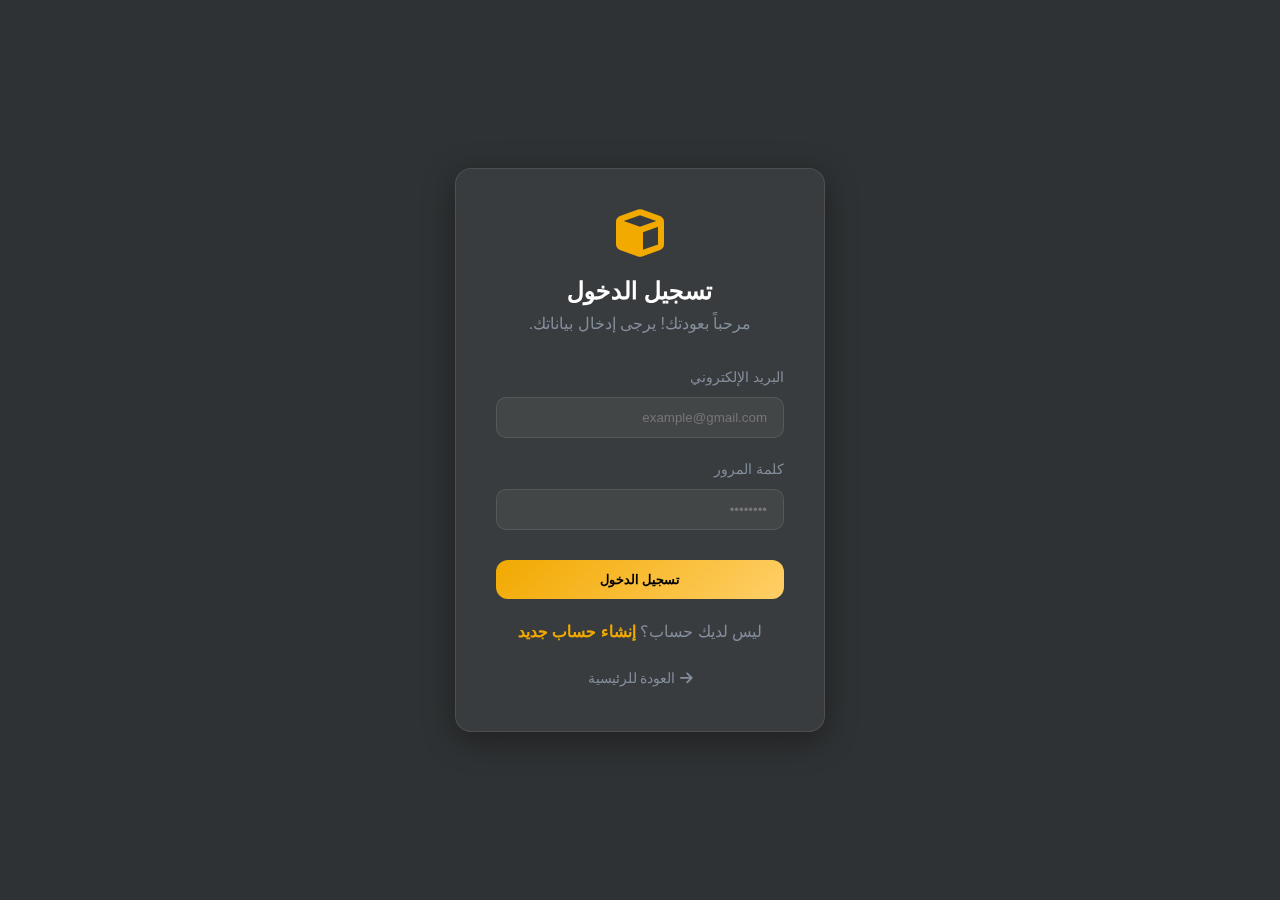
<file: transactions.html>
<!DOCTYPE html>
<html lang="ar" dir="rtl">

<head>
    <meta charset="UTF-8">
    <meta name="viewport" content="width=device-width, initial-scale=1.0">
    <title>سجل المعاملات | CryptoMine Pro</title>
    <link rel="stylesheet" href="style.css">
    <link rel="stylesheet" href="https://cdnjs.cloudflare.com/ajax/libs/font-awesome/6.4.0/css/all.min.css">
    <link href="https://fonts.googleapis.com/css2?family=Cairo:wght@400;600;700;800&display=swap" rel="stylesheet">
    <style>
        body {
            font-family: 'Cairo', sans-serif;
            display: flex;
            background: #06080a;
        }

        .sidebar {
            width: 260px;
            height: 100vh;
            background: var(--bg-card);
            border-left: 1px solid var(--border-color);
            padding: 30px 20px;
            position: fixed;
            right: 0;
            top: 0;
        }

        .main-content {
            margin-right: 260px;
            padding: 40px;
            width: calc(100% - 260px);
        }

        .filters {
            display: flex;
            gap: 15px;
            margin-bottom: 30px;
        }

        .filter-btn {
            padding: 8px 16px;
            border-radius: 20px;
            border: 1px solid var(--border-color);
            background: transparent;
            color: var(--text-muted);
            cursor: pointer;
            transition: 0.3s;
        }

        .filter-btn.active {
            background: var(--primary);
            color: #000;
            border-color: var(--primary);
        }

        .status-badge {
            padding: 4px 10px;
            border-radius: 20px;
            font-size: 0.8rem;
            font-weight: bold;
        }

        .status-completed {
            background: rgba(0, 255, 204, 0.1);
            color: #00ffcc;
        }

        .status-pending {
            background: rgba(242, 169, 0, 0.1);
            color: var(--primary);
        }

        .status-failed {
            background: rgba(239, 68, 68, 0.1);
            color: #ef4444;
        }
    </style>
</head>

<body>

    <aside class="sidebar">
        <div class="sidebar-logo"
            style="display: flex; align-items: center; gap: 10px; color: var(--primary); font-size: 1.5rem; font-weight: 800; margin-bottom: 50px;">
            <i class="fas fa-cube"></i>
            <span>CryptoMine Pro</span>
        </div>
        <ul class="sidebar-menu" style="list-style: none;">
            <li style="margin-bottom: 10px;"><a href="dashboard.html"
                    style="display: flex; align-items: center; gap: 15px; padding: 12px 15px; color: var(--text-muted); text-decoration: none; border-radius: 12px;"><i
                        class="fas fa-home"></i> الرئيسية</a></li>
            <li style="margin-bottom: 10px;"><a href="wallet.html"
                    style="display: flex; align-items: center; gap: 15px; padding: 12px 15px; color: var(--text-muted); text-decoration: none; border-radius: 12px;"><i
                        class="fas fa-wallet"></i> المحفظة</a></li>
            <li style="margin-bottom: 10px;"><a href="plans.html"
                    style="display: flex; align-items: center; gap: 15px; padding: 12px 15px; color: var(--text-muted); text-decoration: none; border-radius: 12px;"><i
                        class="fas fa-microchip"></i> باقات التعدين</a></li>
            <li style="margin-bottom: 10px;"><a href="transactions.html" class="active"
                    style="display: flex; align-items: center; gap: 15px; padding: 12px 15px; background: rgba(242, 169, 0, 0.1); color: var(--primary); text-decoration: none; border-radius: 12px;"><i
                        class="fas fa-exchange-alt"></i> المعاملات</a></li>
            <li style="margin-bottom: 10px;"><a href="profile.html"
                    style="display: flex; align-items: center; gap: 15px; padding: 12px 15px; color: var(--text-muted); text-decoration: none; border-radius: 12px;"><i
                        class="fas fa-user-cog"></i> الإعدادات</a></li>
        </ul>
    </aside>

    <main class="main-content">
        <h1>سجل المعاملات</h1>
        <p style="color: var(--text-muted); margin-bottom: 30px;">تتبع جميع عمليات الإيداع، السحب، شراء الباقات، وعمولات
            الإحالة.</p>

        <div class="filters">
            <button class="filter-btn active">الكل</button>
            <button class="filter-btn">إيداع</button>
            <button class="filter-btn">سحب</button>
            <button class="filter-btn">عمولات</button>
        </div>

        <div class="glass-card">
            <table style="width: 100%; border-collapse: collapse; text-align: right;">
                <thead>
                    <tr style="border-bottom: 1px solid var(--border-color);">
                        <th style="padding: 15px; color: var(--text-muted);">رقم العملية</th>
                        <th style="padding: 15px; color: var(--text-muted);">النوع</th>
                        <th style="padding: 15px; color: var(--text-muted);">المبلغ</th>
                        <th style="padding: 15px; color: var(--text-muted);">التاريخ</th>
                        <th style="padding: 15px; color: var(--text-muted);">الحالة</th>
                    </tr>
                </thead>
                <tbody id="transactions-body">
                    <!-- سيمتلئ برمجياً -->
                    <tr>
                        <td colspan="5" style="padding: 40px; text-align: center; color: var(--text-muted);">
                            <i class="fas fa-spinner fa-spin"></i> جاري تحميل المعاملات...
                        </td>
                    </tr>
                </tbody>
            </table>
        </div>
    </main>

    <script src="api_bridge.js"></script>
    <script>
        const user = UserState.get();
        if (!user) window.location.href = 'auth.html';

        async function loadTransactions() {
            const result = await API.call('get_transactions', { user_id: user.id });
            const tbody = document.getElementById('transactions-body');

            if (result && Array.isArray(result)) {
                if (result.length === 0) {
                    tbody.innerHTML = '<tr><td colspan="5" style="padding: 40px; text-align: center; color: var(--text-muted);">لا توجد معاملات حتى الآن.</td></tr>';
                    return;
                }

                tbody.innerHTML = result.reverse().map(tx => `
                    <tr style="border-bottom: 1px solid var(--border-color);">
                        <td style="padding: 15px;">#${tx.id.substring(0, 8)}</td>
                        <td style="padding: 15px;">
                            ${getTypeLabel(tx.type)}
                        </td>
                        <td style="padding: 15px; font-weight: bold; color: ${tx.amount > 0 ? '#00ffcc' : '#ef4444'}">
                            ${tx.amount > 0 ? '+' : ''}${tx.amount} ${tx.currency}
                        </td>
                        <td style="padding: 15px;">${new Date(tx.created_at).toLocaleDateString('ar-EG')}</td>
                        <td style="padding: 15px;">
                            <span class="status-badge status-${tx.status.toLowerCase()}">${getStatusLabel(tx.status)}</span>
                        </td>
                    </tr>
                `).join('');
            } else {
                tbody.innerHTML = '<tr><td colspan="5" style="padding: 40px; text-align: center; color: #ef4444;">فشل تحميل البيانات.</td></tr>';
            }
        }

        function getTypeLabel(type) {
            const types = {
                'Deposit': 'إيداع رصيد',
                'Withdrawal': 'سحب أموال',
                'Plan Purchase': 'شراء باقة',
                'Referral Commission': 'عمولة إحالة'
            };
            return types[type] || type;
        }

        function getStatusLabel(status) {
            const statuses = {
                'Completed': 'مكتمل',
                'Pending': 'قيد الانتظار',
                'Rejected': 'مرفوض'
            };
            return statuses[status] || status;
        }

        loadTransactions();
    </script>
</body>

</html>
</file>
<file: style.css>
:root {
    /* Primary Colors */
    --primary: #f2a900; /* Bitcoin Gold */
    --primary-hover: #d49400;
    --secondary: #1e222d;
    --accent: #00ffcc;
    
    /* Backgrounds */
    --bg-dark: #0b0e11;
    --bg-card: rgba(30, 34, 45, 0.7);
    --bg-glass: rgba(255, 255, 255, 0.05);
    
    /* Text */
    --text-main: #ffffff;
    --text-muted: #848e9c;
    
    /* Gradients */
    --grad-gold: linear-gradient(135deg, #f2a900 0%, #ffcf67 100%);
    --grad-dark: linear-gradient(180deg, #1e2329 0%, #0b0e11 100%);
    
    /* Borders & Shadow */
    --border-color: rgba(255, 255, 255, 0.1);
    --shadow-premium: 0 8px 32px 0 rgba(0, 0, 0, 0.37);
}

* {
    margin: 0;
    padding: 0;
    box-sizing: border-box;
    font-family: 'Inter', -apple-system, BlinkMacSystemFont, "Segoe UI", Roboto, Helvetica, Arial, sans-serif;
}

body {
    background-color: var(--bg-dark);
    color: var(--text-main);
    line-height: 1.6;
    overflow-x: hidden;
}

/* Glassmorphism Classes */
.glass {
    background: var(--bg-glass);
    backdrop-filter: blur(10px);
    -webkit-backdrop-filter: blur(10px);
    border: 1px solid var(--border-color);
    border-radius: 16px;
    box-shadow: var(--shadow-premium);
}

.glass-card {
    background: var(--bg-card);
    border: 1px solid var(--border-color);
    border-radius: 20px;
    padding: 24px;
    transition: transform 0.3s ease, box-shadow 0.3s ease;
}

.glass-card:hover {
    transform: translateY(-5px);
    box-shadow: 0 12px 40px 0 rgba(0, 0, 0, 0.5);
    border-color: var(--primary);
}

/* Typography */
h1, h2, h3 {
    font-weight: 700;
    letter-spacing: -0.02em;
}

.text-gold {
    background: var(--grad-gold);
    -webkit-background-clip: text;
    -webkit-text-fill-color: transparent;
}

/* Buttons */
.btn {
    padding: 12px 24px;
    border-radius: 12px;
    font-weight: 600;
    cursor: pointer;
    transition: all 0.3s ease;
    border: none;
    display: inline-flex;
    align-items: center;
    justify-content: center;
    gap: 8px;
    text-decoration: none;
}

.btn-primary {
    background: var(--grad-gold);
    color: #000;
}

.btn-primary:hover {
    box-shadow: 0 0 20px rgba(242, 169, 0, 0.4);
    transform: scale(1.02);
}

.btn-outline {
    background: transparent;
    border: 1px solid var(--primary);
    color: var(--primary);
}

.btn-outline:hover {
    background: rgba(242, 169, 0, 0.1);
}

/* Layout Utilities */
.container {
    max-width: 1200px;
    margin: 0 auto;
    padding: 0 20px;
}

.flex-center {
    display: flex;
    align-items: center;
    justify-content: center;
}

.grid-3 {
    display: grid;
    grid-template-columns: repeat(auto-fit, minmax(300px, 1fr));
    gap: 24px;
}

/* Navbar */
nav {
    height: 80px;
    display: flex;
    align-items: center;
    justify-content: space-between;
    padding: 0 40px;
    position: fixed;
    top: 0;
    left: 0;
    right: 0;
    z-index: 1000;
    background: rgba(11, 14, 17, 0.8);
    backdrop-filter: blur(10px);
    border-bottom: 1px solid var(--border-color);
}

.logo {
    font-size: 24px;
    font-weight: 800;
    color: var(--primary);
    display: flex;
    align-items: center;
    gap: 10px;
}

.nav-links {
    display: flex;
    gap: 32px;
}

.nav-links a {
    color: var(--text-muted);
    text-decoration: none;
    font-weight: 500;
    transition: color 0.3s;
}

.nav-links a:hover, .nav-links a.active {
    color: var(--primary);
}

/* Animations */
@keyframes fadeIn {
    from { opacity: 0; transform: translateY(20px); }
    to { opacity: 1; transform: translateY(0); }
}

.animate-fade-in {
    animation: fadeIn 0.8s ease forwards;
}

/* Custom Scrollbar */
::-webkit-scrollbar {
    width: 8px;
}

::-webkit-scrollbar-track {
    background: var(--bg-dark);
}

::-webkit-scrollbar-thumb {
    background: #333;
    border-radius: 4px;
}

::-webkit-scrollbar-thumb:hover {
    background: var(--primary);
}
</file>
